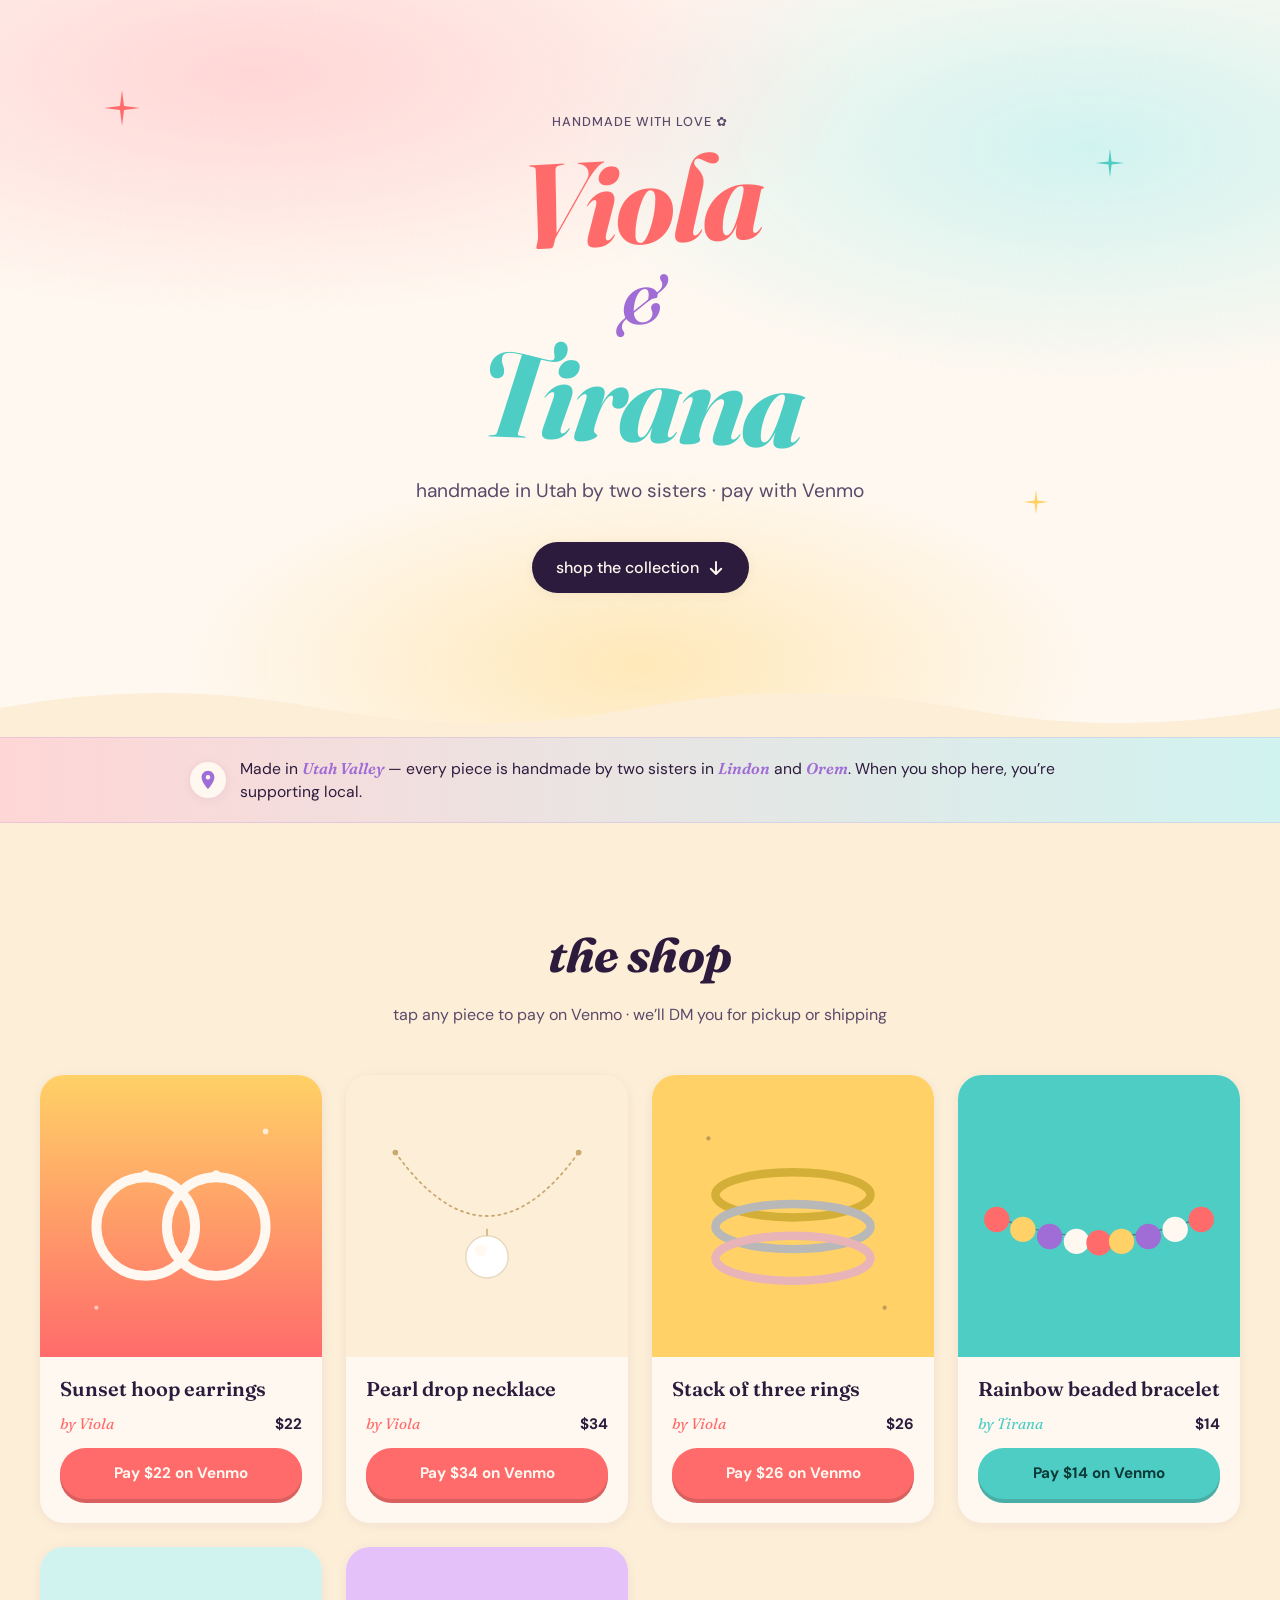
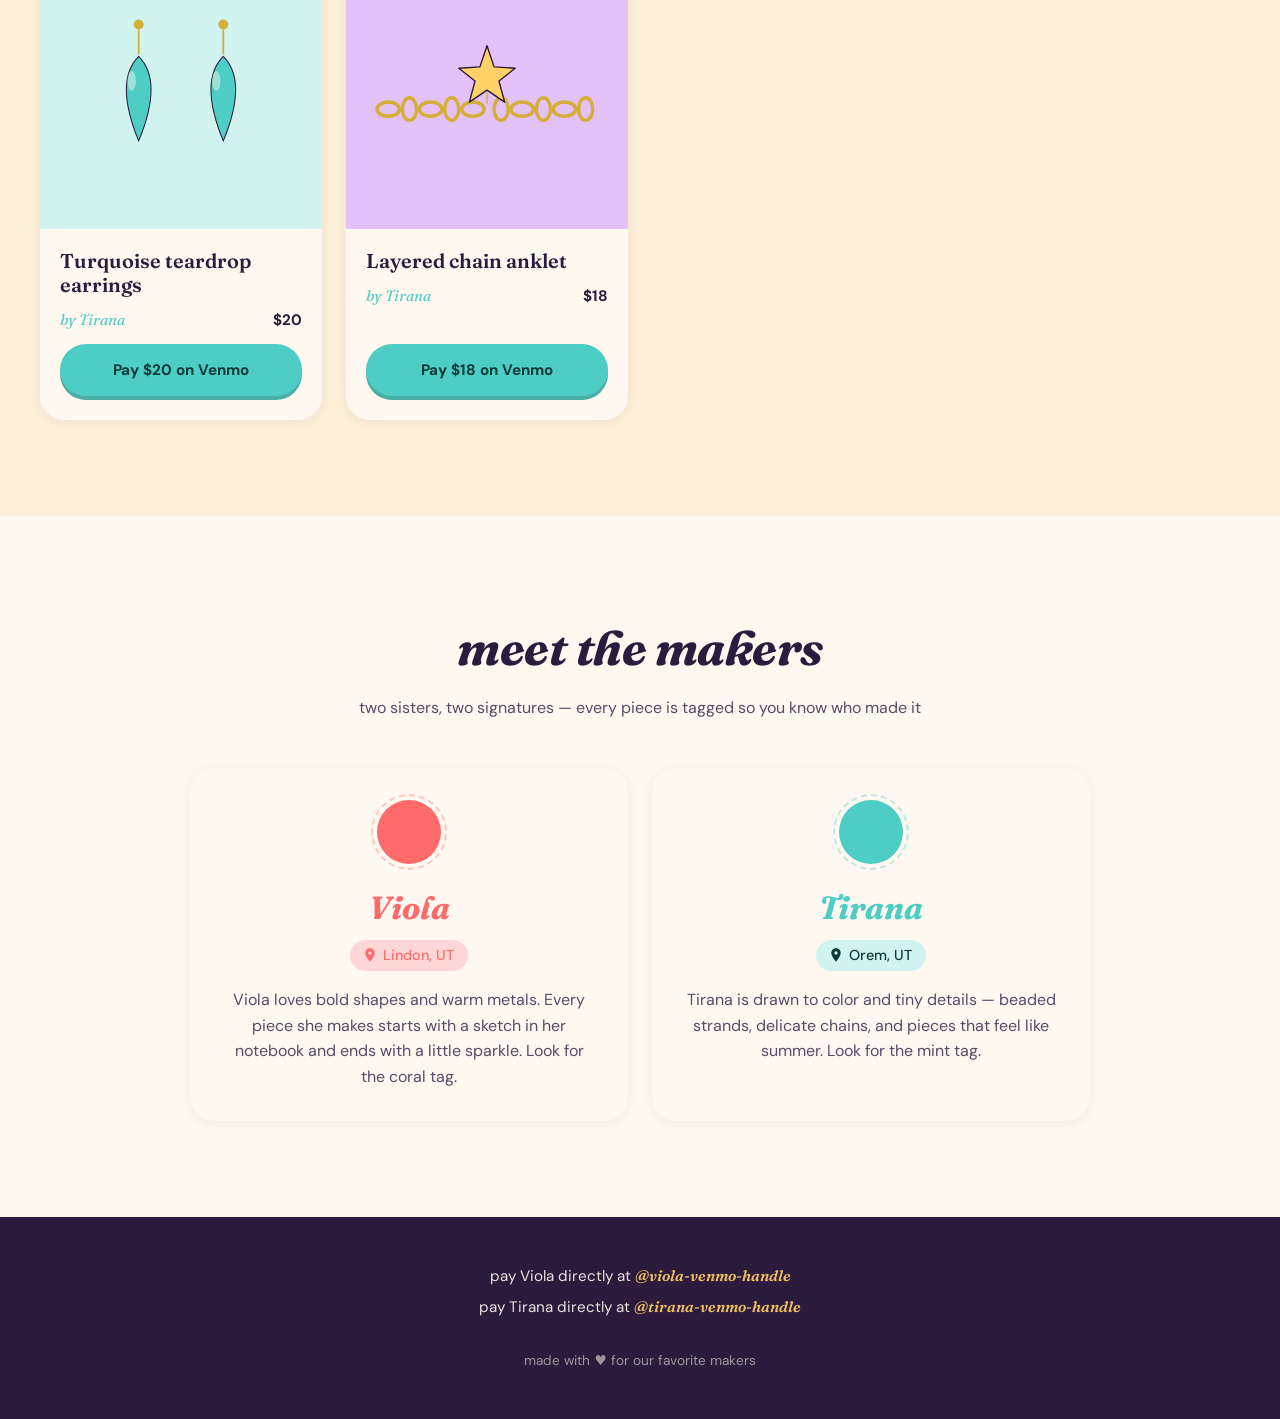
<file: index.html>
<!doctype html>
<html lang="en">
  <head>
    <meta charset="utf-8" />
    <meta name="viewport" content="width=device-width, initial-scale=1" />
    <title>Viola &amp; Tirana — handmade jewelry</title>
    <meta name="description" content="Handmade jewelry by two sisters in Lindon and Orem, Utah. Pay with Venmo." />
    <meta name="theme-color" content="#FFF8F0" />
    <link rel="icon" href="images/favicon.svg" type="image/svg+xml" />

    <meta property="og:type" content="website" />
    <meta property="og:url" content="https://sfonua10.github.io/nieces-jewelry/" />
    <meta property="og:title" content="Viola &amp; Tirana — handmade jewelry" />
    <meta property="og:description" content="Handmade jewelry by two sisters in Lindon &amp; Orem, Utah. Pay with Venmo." />
    <meta property="og:image" content="https://sfonua10.github.io/nieces-jewelry/images/og-image.png" />
    <meta property="og:image:width" content="1200" />
    <meta property="og:image:height" content="630" />
    <meta property="og:image:alt" content="Viola (Lindon, UT) and Tirana (Orem, UT) — handmade jewelry" />
    <meta name="twitter:card" content="summary_large_image" />
    <meta name="twitter:title" content="Viola &amp; Tirana — handmade jewelry" />
    <meta name="twitter:description" content="Handmade by two sisters in Lindon &amp; Orem, Utah. Pay with Venmo." />
    <meta name="twitter:image" content="https://sfonua10.github.io/nieces-jewelry/images/og-image.png" />

    <link rel="preconnect" href="https://fonts.googleapis.com" />
    <link rel="preconnect" href="https://fonts.gstatic.com" crossorigin />
    <link
      rel="stylesheet"
      href="https://fonts.googleapis.com/css2?family=DM+Sans:wght@400;500;700&family=Fraunces:ital,opsz,wght@0,9..144,500;0,9..144,700;1,9..144,600&display=swap"
    />
    <link rel="stylesheet" href="style.css" />
  </head>
  <body>
    <a class="skip-link" href="#shop">skip to shop</a>

    <header class="hero">
      <svg class="sparkle sparkle-tl" viewBox="0 0 40 40" aria-hidden="true">
        <path d="M20 2 L22 18 L38 20 L22 22 L20 38 L18 22 L2 20 L18 18 Z" fill="currentColor"/>
      </svg>
      <svg class="sparkle sparkle-tr" viewBox="0 0 40 40" aria-hidden="true">
        <path d="M20 2 L22 18 L38 20 L22 22 L20 38 L18 22 L2 20 L18 18 Z" fill="currentColor"/>
      </svg>
      <svg class="sparkle sparkle-br" viewBox="0 0 40 40" aria-hidden="true">
        <path d="M20 2 L22 18 L38 20 L22 22 L20 38 L18 22 L2 20 L18 18 Z" fill="currentColor"/>
      </svg>

      <div class="hero-inner">
        <p class="eyebrow">handmade with love ✿</p>
        <h1 class="wordmark">
          <span class="wordmark-v">Viola</span>
          <span class="wordmark-amp" aria-hidden="true">&amp;</span>
          <span class="visually-hidden">and</span>
          <span class="wordmark-t">Tirana</span>
        </h1>
        <p class="tagline">handmade in Utah by two sisters · pay with Venmo</p>
        <a class="hero-cta" href="#shop">shop the collection
          <svg viewBox="0 0 24 24" aria-hidden="true" width="18" height="18">
            <path d="M12 4v14M5 13l7 7 7-7" fill="none" stroke="currentColor" stroke-width="2.5" stroke-linecap="round" stroke-linejoin="round"/>
          </svg>
        </a>
      </div>

      <svg class="hero-wave" viewBox="0 0 1440 80" preserveAspectRatio="none" aria-hidden="true">
        <path d="M0 40 Q 180 0 360 40 T 720 40 T 1080 40 T 1440 40 V 80 H 0 Z" fill="currentColor"/>
      </svg>
    </header>

    <aside class="local-band" aria-label="Made in Utah Valley">
      <div class="local-band-inner">
        <span class="local-pin" aria-hidden="true">
          <svg viewBox="0 0 24 24" width="22" height="22">
            <path d="M12 2C8.13 2 5 5.13 5 9c0 5.25 7 13 7 13s7-7.75 7-13c0-3.87-3.13-7-7-7zm0 9.5a2.5 2.5 0 110-5 2.5 2.5 0 010 5z" fill="currentColor"/>
          </svg>
        </span>
        <p>
          Made in <strong>Utah Valley</strong> — every piece is handmade by two sisters in
          <strong>Lindon</strong> and <strong>Orem</strong>. When you shop here, you’re supporting local.
        </p>
      </div>
    </aside>

    <main>
      <section id="shop" class="section shop">
        <header class="section-head">
          <h2 class="section-title">the shop</h2>
          <p class="section-sub">tap any piece to pay on Venmo · we’ll DM you for pickup or shipping</p>
        </header>

        <div class="grid">
          <!-- Product 1 -->
          <article class="product" data-maker="viola">
            <div class="product-media">
              <img src="images/sunset-hoops.svg" alt="Sunset hoop earrings — gold hoops with a coral gradient" loading="lazy" />
            </div>
            <div class="product-body">
              <h3 class="product-name">Sunset hoop earrings</h3>
              <p class="product-byline">
                <span class="maker-tag">by Viola</span>
                <span class="product-price">$22</span>
              </p>
              <!-- TODO: replace `viola-venmo-handle` with Viola's real Venmo username (no @) -->
              <a
                class="pay-link"
                data-venmo="viola-venmo-handle"
                data-amount="22"
                data-note="Sunset hoop earrings · Viola &amp; Tirana"
                target="_blank"
                rel="noopener"
              >Pay $22 on Venmo</a>
            </div>
          </article>

          <!-- Product 2 -->
          <article class="product" data-maker="viola">
            <div class="product-media">
              <img src="images/pearl-drop-necklace.svg" alt="Pearl drop necklace on a cream background" loading="lazy" />
            </div>
            <div class="product-body">
              <h3 class="product-name">Pearl drop necklace</h3>
              <p class="product-byline">
                <span class="maker-tag">by Viola</span>
                <span class="product-price">$34</span>
              </p>
              <!-- TODO: replace `viola-venmo-handle` with Viola's real Venmo username (no @) -->
              <a
                class="pay-link"
                data-venmo="viola-venmo-handle"
                data-amount="34"
                data-note="Pearl drop necklace · Viola &amp; Tirana"
                target="_blank"
                rel="noopener"
              >Pay $34 on Venmo</a>
            </div>
          </article>

          <!-- Product 3 -->
          <article class="product" data-maker="viola">
            <div class="product-media">
              <img src="images/stack-rings.svg" alt="Stack of three rings on a sunshine yellow background" loading="lazy" />
            </div>
            <div class="product-body">
              <h3 class="product-name">Stack of three rings</h3>
              <p class="product-byline">
                <span class="maker-tag">by Viola</span>
                <span class="product-price">$26</span>
              </p>
              <!-- TODO: replace `viola-venmo-handle` with Viola's real Venmo username (no @) -->
              <a
                class="pay-link"
                data-venmo="viola-venmo-handle"
                data-amount="26"
                data-note="Stack of three rings · Viola &amp; Tirana"
                target="_blank"
                rel="noopener"
              >Pay $26 on Venmo</a>
            </div>
          </article>

          <!-- Product 4 -->
          <article class="product" data-maker="tirana">
            <div class="product-media">
              <img src="images/rainbow-bracelet.svg" alt="Beaded rainbow friendship bracelet" loading="lazy" />
            </div>
            <div class="product-body">
              <h3 class="product-name">Rainbow beaded bracelet</h3>
              <p class="product-byline">
                <span class="maker-tag">by Tirana</span>
                <span class="product-price">$14</span>
              </p>
              <!-- TODO: replace `tirana-venmo-handle` with Tirana's real Venmo username (no @) -->
              <a
                class="pay-link"
                data-venmo="tirana-venmo-handle"
                data-amount="14"
                data-note="Rainbow beaded bracelet · Viola &amp; Tirana"
                target="_blank"
                rel="noopener"
              >Pay $14 on Venmo</a>
            </div>
          </article>

          <!-- Product 5 -->
          <article class="product" data-maker="tirana">
            <div class="product-media">
              <img src="images/turquoise-earrings.svg" alt="Turquoise teardrop earrings" loading="lazy" />
            </div>
            <div class="product-body">
              <h3 class="product-name">Turquoise teardrop earrings</h3>
              <p class="product-byline">
                <span class="maker-tag">by Tirana</span>
                <span class="product-price">$20</span>
              </p>
              <!-- TODO: replace `tirana-venmo-handle` with Tirana's real Venmo username (no @) -->
              <a
                class="pay-link"
                data-venmo="tirana-venmo-handle"
                data-amount="20"
                data-note="Turquoise teardrop earrings · Viola &amp; Tirana"
                target="_blank"
                rel="noopener"
              >Pay $20 on Venmo</a>
            </div>
          </article>

          <!-- Product 6 -->
          <article class="product" data-maker="tirana">
            <div class="product-media">
              <img src="images/chain-anklet.svg" alt="Delicate layered chain anklet" loading="lazy" />
            </div>
            <div class="product-body">
              <h3 class="product-name">Layered chain anklet</h3>
              <p class="product-byline">
                <span class="maker-tag">by Tirana</span>
                <span class="product-price">$18</span>
              </p>
              <!-- TODO: replace `tirana-venmo-handle` with Tirana's real Venmo username (no @) -->
              <a
                class="pay-link"
                data-venmo="tirana-venmo-handle"
                data-amount="18"
                data-note="Layered chain anklet · Viola &amp; Tirana"
                target="_blank"
                rel="noopener"
              >Pay $18 on Venmo</a>
            </div>
          </article>
        </div>
      </section>

      <section id="makers" class="section makers">
        <header class="section-head">
          <h2 class="section-title">meet the makers</h2>
          <p class="section-sub">two sisters, two signatures — every piece is tagged so you know who made it</p>
        </header>

        <div class="makers-grid">
          <article class="maker-card" data-maker="viola">
            <div class="maker-swatch" aria-hidden="true"></div>
            <h3 class="maker-name">Viola</h3>
            <p class="maker-location">
              <svg viewBox="0 0 24 24" width="16" height="16" aria-hidden="true">
                <path d="M12 2C8.13 2 5 5.13 5 9c0 5.25 7 13 7 13s7-7.75 7-13c0-3.87-3.13-7-7-7zm0 9.5a2.5 2.5 0 110-5 2.5 2.5 0 010 5z" fill="currentColor"/>
              </svg>
              Lindon, UT
            </p>
            <!-- TODO: replace with a real blurb about Viola -->
            <p class="maker-blurb">
              Viola loves bold shapes and warm metals. Every piece she makes starts with a sketch in her notebook and ends with a little
              sparkle. Look for the coral tag.
            </p>
          </article>

          <article class="maker-card" data-maker="tirana">
            <div class="maker-swatch" aria-hidden="true"></div>
            <h3 class="maker-name">Tirana</h3>
            <p class="maker-location">
              <svg viewBox="0 0 24 24" width="16" height="16" aria-hidden="true">
                <path d="M12 2C8.13 2 5 5.13 5 9c0 5.25 7 13 7 13s7-7.75 7-13c0-3.87-3.13-7-7-7zm0 9.5a2.5 2.5 0 110-5 2.5 2.5 0 010 5z" fill="currentColor"/>
              </svg>
              Orem, UT
            </p>
            <!-- TODO: replace with a real blurb about Tirana -->
            <p class="maker-blurb">
              Tirana is drawn to color and tiny details — beaded strands, delicate chains, and pieces that feel like summer. Look for the
              mint tag.
            </p>
          </article>
        </div>
      </section>
    </main>

    <footer class="site-footer">
      <div class="footer-inner">
        <p class="footer-line">
          pay Viola directly at
          <!-- TODO: replace with Viola's real Venmo username -->
          <strong>@viola-venmo-handle</strong>
        </p>
        <p class="footer-line">
          pay Tirana directly at
          <!-- TODO: replace with Tirana's real Venmo username -->
          <strong>@tirana-venmo-handle</strong>
        </p>
        <p class="footer-credit">made with ♥ for our favorite makers</p>
      </div>
    </footer>

    <script src="main.js" defer></script>
  </body>
</html>
</file>
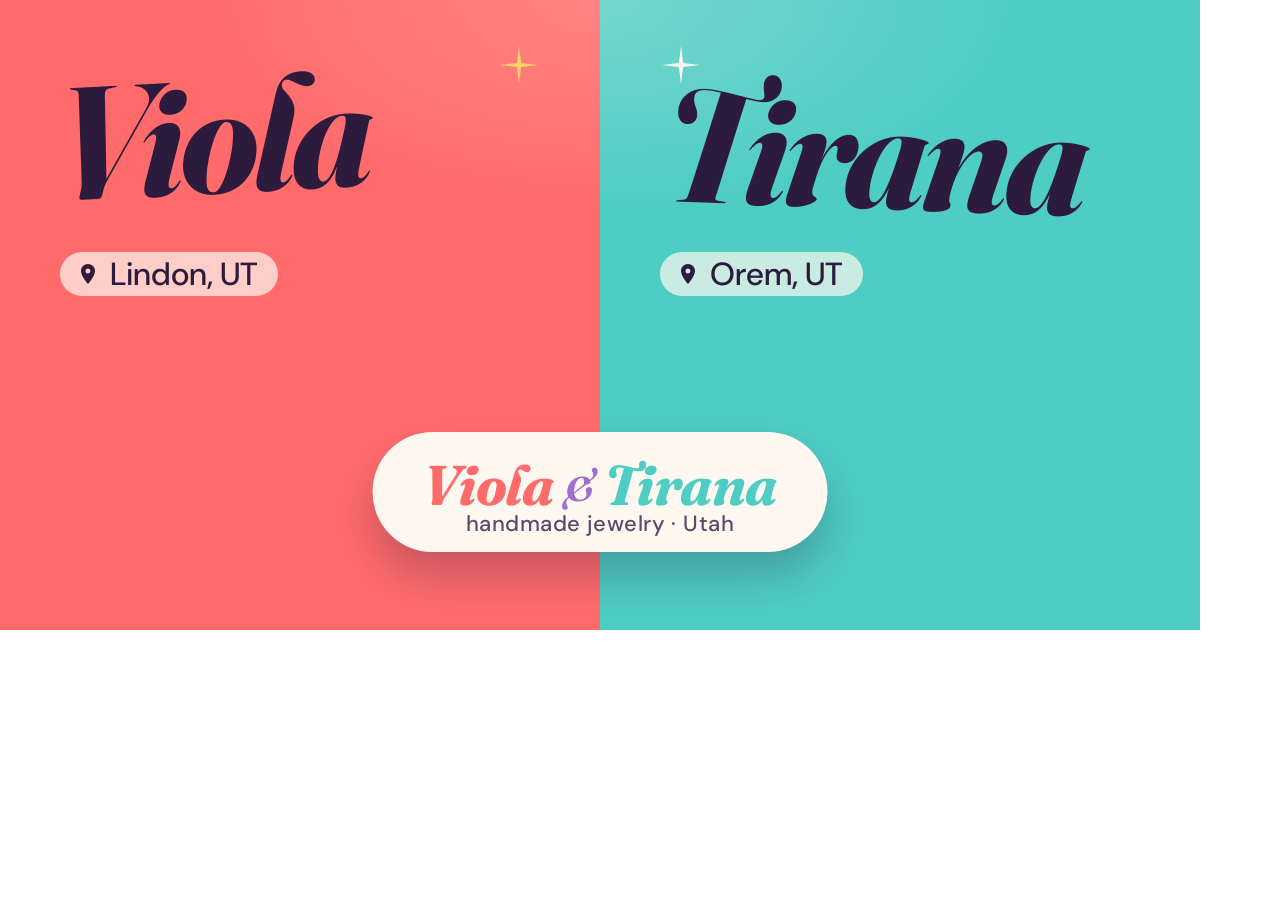
<file: og-source/og.html>
<!doctype html>
<html>
  <head>
    <meta charset="utf-8" />
    <title>og</title>
    <link rel="preconnect" href="https://fonts.googleapis.com" />
    <link rel="preconnect" href="https://fonts.gstatic.com" crossorigin />
    <link
      rel="stylesheet"
      href="https://fonts.googleapis.com/css2?family=DM+Sans:wght@500;700&family=Fraunces:ital,opsz,wght@1,9..144,600;1,9..144,700&display=swap"
    />
    <style>
      * { box-sizing: border-box; }
      html, body {
        margin: 0;
        padding: 0;
        overflow: hidden;
      }
      body {
        width: 1200px;
        height: 630px;
        font-family: "DM Sans", -apple-system, system-ui, sans-serif;
        -webkit-font-smoothing: antialiased;
        line-height: 0;
      }
      .og {
        position: absolute;
        top: 0;
        left: 0;
        width: 1200px;
        height: 630px;
        display: flex;
        overflow: hidden;
      }
      .og-half {
        width: 600px;
        height: 630px;
        flex: 0 0 600px;
        padding: 72px 60px 0;
        position: relative;
      }
      .og-half.viola {
        background:
          radial-gradient(600px 300px at 100% 0%, rgba(255, 248, 240, 0.18), transparent 70%),
          #ff6b6b;
      }
      .og-half.tirana {
        background:
          radial-gradient(600px 300px at 0% 0%, rgba(255, 248, 240, 0.22), transparent 70%),
          #4ecdc4;
      }

      .og-name {
        font-family: "Fraunces", Georgia, serif;
        font-style: italic;
        font-weight: 700;
        font-size: 160px;
        line-height: 0.9;
        letter-spacing: -0.03em;
        color: #2d1b3d;
      }
      .og-half.viola .og-name { transform: rotate(-3deg); transform-origin: left bottom; }
      .og-half.tirana .og-name { transform: rotate(2deg); transform-origin: left bottom; }

      .og-city {
        display: inline-flex;
        align-items: center;
        gap: 10px;
        margin-top: 36px;
        font-weight: 500;
        font-size: 32px;
        color: #2d1b3d;
        background: rgba(255, 248, 240, 0.7);
        padding: 10px 20px 10px 16px;
        border-radius: 999px;
        backdrop-filter: blur(3px);
      }
      .og-city svg { display: block; }

      .og-sparkle {
        position: absolute;
        color: #ffd166;
      }
      .og-sparkle-tl { top: 44px; right: 60px; width: 42px; height: 42px; }
      .og-sparkle-tr { top: 44px; left: 60px; width: 42px; height: 42px; color: #fff8f0; }

      .og-center {
        position: absolute;
        bottom: 78px;
        left: 50%;
        transform: translateX(-50%);
        background: #fff8f0;
        padding: 22px 50px 28px;
        border-radius: 999px;
        text-align: center;
        box-shadow: 0 24px 40px rgba(45, 27, 61, 0.25);
        white-space: nowrap;
      }
      .og-wordmark {
        font-family: "Fraunces", Georgia, serif;
        font-style: italic;
        font-weight: 700;
        font-size: 56px;
        line-height: 1.1;
        letter-spacing: -0.015em;
      }
      .og-wordmark .v { color: #ff6b6b; }
      .og-wordmark .amp { color: #a06cd5; padding: 0 10px; font-weight: 600; font-size: 44px; vertical-align: 4px; }
      .og-wordmark .t { color: #4ecdc4; }
      .og-subtitle {
        margin-top: 8px;
        font-family: "DM Sans", sans-serif;
        font-size: 22px;
        font-weight: 500;
        color: #5a4a6a;
        letter-spacing: 0.02em;
      }
    </style>
  </head>
  <body>
    <div class="og">
      <div class="og-half viola">
        <svg class="og-sparkle og-sparkle-tl" viewBox="0 0 40 40" aria-hidden="true">
          <path d="M20 2 L22 18 L38 20 L22 22 L20 38 L18 22 L2 20 L18 18 Z" fill="currentColor"/>
        </svg>
        <div class="og-name">Viola</div>
        <div class="og-city">
          <svg viewBox="0 0 24 24" width="24" height="24" aria-hidden="true">
            <path d="M12 2C8.13 2 5 5.13 5 9c0 5.25 7 13 7 13s7-7.75 7-13c0-3.87-3.13-7-7-7zm0 9.5a2.5 2.5 0 110-5 2.5 2.5 0 010 5z" fill="currentColor"/>
          </svg>
          Lindon, UT
        </div>
      </div>
      <div class="og-half tirana">
        <svg class="og-sparkle og-sparkle-tr" viewBox="0 0 40 40" aria-hidden="true">
          <path d="M20 2 L22 18 L38 20 L22 22 L20 38 L18 22 L2 20 L18 18 Z" fill="currentColor"/>
        </svg>
        <div class="og-name">Tirana</div>
        <div class="og-city">
          <svg viewBox="0 0 24 24" width="24" height="24" aria-hidden="true">
            <path d="M12 2C8.13 2 5 5.13 5 9c0 5.25 7 13 7 13s7-7.75 7-13c0-3.87-3.13-7-7-7zm0 9.5a2.5 2.5 0 110-5 2.5 2.5 0 010 5z" fill="currentColor"/>
          </svg>
          Orem, UT
        </div>
      </div>
      <div class="og-center">
        <div class="og-wordmark">
          <span class="v">Viola</span><span class="amp">&amp;</span><span class="t">Tirana</span>
        </div>
        <div class="og-subtitle">handmade jewelry · Utah</div>
      </div>
    </div>
  </body>
</html>
</file>
<file: style.css>
/* ---------- design tokens ---------- */
:root {
  --cream: #fff8f0;
  --cream-soft: #fdeed8;
  --ink: #2d1b3d;
  --ink-soft: #5a4a6a;
  --coral: #ff6b6b;
  --coral-soft: #ffd6d6;
  --mint: #4ecdc4;
  --mint-soft: #d1f3f0;
  --sun: #ffd166;
  --plum: #a06cd5;

  --font-display: "Fraunces", Georgia, "Times New Roman", serif;
  --font-body: "DM Sans", system-ui, -apple-system, "Segoe UI", Helvetica, Arial, sans-serif;

  --radius-sm: 0.75rem;
  --radius: 1.5rem;
  --radius-lg: 2rem;

  --shadow-soft: 0 2px 12px rgba(45, 27, 61, 0.06);
  --shadow-lift: 0 20px 40px -16px rgba(45, 27, 61, 0.2);
}

/* ---------- reset-ish ---------- */
*, *::before, *::after { box-sizing: border-box; }
html { scroll-behavior: smooth; }
body, h1, h2, h3, p { margin: 0; }
img, svg { display: block; max-width: 100%; }
a { color: inherit; }

body {
  font-family: var(--font-body);
  color: var(--ink);
  background: var(--cream);
  line-height: 1.5;
  -webkit-font-smoothing: antialiased;
  text-rendering: optimizeLegibility;
}

.visually-hidden {
  position: absolute;
  width: 1px; height: 1px;
  padding: 0; margin: -1px;
  overflow: hidden;
  clip: rect(0 0 0 0);
  white-space: nowrap;
  border: 0;
}

.skip-link {
  position: absolute;
  left: -999px;
  top: 0;
  background: var(--ink);
  color: var(--cream);
  padding: 0.5rem 1rem;
  border-radius: var(--radius-sm);
  z-index: 10;
}
.skip-link:focus { left: 1rem; top: 1rem; }

/* ---------- hero ---------- */
.hero {
  position: relative;
  padding: clamp(3rem, 10vw, 7rem) 1.5rem clamp(5rem, 12vw, 9rem);
  text-align: center;
  overflow: hidden;
  background:
    radial-gradient(1000px 400px at 20% 10%, var(--coral-soft) 0%, transparent 60%),
    radial-gradient(900px 400px at 85% 20%, var(--mint-soft) 0%, transparent 60%),
    radial-gradient(700px 300px at 50% 90%, rgba(255, 209, 102, 0.4) 0%, transparent 65%),
    var(--cream);
}

.hero-inner {
  max-width: 900px;
  margin: 0 auto;
  position: relative;
  z-index: 1;
}

.eyebrow {
  font-family: var(--font-body);
  font-weight: 500;
  letter-spacing: 0.08em;
  text-transform: uppercase;
  font-size: 0.8rem;
  color: var(--ink-soft);
  margin-bottom: 1rem;
}

.wordmark {
  font-family: var(--font-display);
  font-weight: 700;
  font-size: clamp(3.5rem, 12vw, 7.5rem);
  line-height: 0.9;
  letter-spacing: -0.02em;
  display: flex;
  flex-direction: column;
  align-items: center;
  gap: 0.1em;
}

.wordmark-v {
  color: var(--coral);
  font-style: italic;
  transform: rotate(-3deg);
  transform-origin: center;
}

.wordmark-amp {
  font-style: italic;
  color: var(--plum);
  font-size: 0.55em;
  line-height: 1;
  font-weight: 600;
}

.wordmark-t {
  color: var(--mint);
  font-style: italic;
  transform: rotate(2deg);
  transform-origin: center;
}

.tagline {
  margin-top: 1.5rem;
  font-size: clamp(1rem, 2vw, 1.2rem);
  color: var(--ink-soft);
}

.hero-cta {
  display: inline-flex;
  align-items: center;
  gap: 0.5rem;
  margin-top: 2.25rem;
  padding: 0.85rem 1.5rem;
  background: var(--ink);
  color: var(--cream);
  text-decoration: none;
  border-radius: 999px;
  font-weight: 500;
  font-size: 1rem;
  transition: transform 0.15s ease, box-shadow 0.15s ease;
  box-shadow: var(--shadow-soft);
}
.hero-cta:hover {
  transform: translateY(-2px);
  box-shadow: var(--shadow-lift);
}
.hero-cta:active { transform: translateY(0); }

/* hero decorations */
.sparkle {
  position: absolute;
  width: 2.5rem;
  height: 2.5rem;
  color: var(--sun);
  animation: twinkle 3s ease-in-out infinite;
}
.sparkle-tl { top: 12%; left: 8%; color: var(--coral); animation-delay: 0s; }
.sparkle-tr { top: 20%; right: 12%; color: var(--mint); animation-delay: 1s; width: 2rem; height: 2rem; }
.sparkle-br { bottom: 30%; right: 18%; color: var(--sun); animation-delay: 2s; width: 1.75rem; height: 1.75rem; }

@keyframes twinkle {
  0%, 100% { transform: scale(1) rotate(0deg); opacity: 0.7; }
  50% { transform: scale(1.2) rotate(20deg); opacity: 1; }
}

.hero-wave {
  position: absolute;
  left: 0;
  bottom: -1px;
  width: 100%;
  height: 60px;
  color: var(--cream-soft);
}

/* ---------- local Utah band ---------- */
.local-band {
  background: linear-gradient(90deg, var(--coral-soft), var(--mint-soft));
  padding: 1.15rem 1.5rem;
  border-top: 1px solid rgba(160, 108, 213, 0.18);
  border-bottom: 1px solid rgba(160, 108, 213, 0.18);
}

.local-band-inner {
  max-width: 900px;
  margin: 0 auto;
  display: flex;
  align-items: center;
  gap: 0.9rem;
}

.local-pin {
  flex: 0 0 auto;
  display: inline-flex;
  align-items: center;
  justify-content: center;
  width: 2.25rem;
  height: 2.25rem;
  background: var(--cream);
  color: var(--plum);
  border-radius: 50%;
  box-shadow: var(--shadow-soft);
}

.local-band p {
  color: var(--ink);
  font-size: 0.98rem;
  line-height: 1.5;
  margin: 0;
}

.local-band strong {
  font-family: var(--font-display);
  font-style: italic;
  font-weight: 600;
  color: var(--plum);
}

@media (max-width: 500px) {
  .local-band p { font-size: 0.92rem; line-height: 1.45; }
  .local-pin { width: 2rem; height: 2rem; }
}

/* ---------- sections ---------- */
.section {
  padding: clamp(3.5rem, 8vw, 6rem) 1.5rem;
  max-width: 1200px;
  margin: 0 auto;
}

.section-head {
  text-align: center;
  max-width: 600px;
  margin: 0 auto 3rem;
}

.section-title {
  font-family: var(--font-display);
  font-weight: 700;
  font-size: clamp(2rem, 5vw, 3rem);
  font-style: italic;
  letter-spacing: -0.01em;
  margin-bottom: 0.75rem;
}

.section-sub {
  color: var(--ink-soft);
  font-size: 1rem;
}

.shop {
  background: var(--cream-soft);
  max-width: none;
}
.shop > .section-head, .shop > .grid {
  max-width: 1200px;
  margin-left: auto;
  margin-right: auto;
}

/* ---------- product grid ---------- */
.grid {
  display: grid;
  grid-template-columns: repeat(auto-fill, minmax(260px, 1fr));
  gap: 1.5rem;
}

.product {
  background: var(--cream);
  border-radius: var(--radius);
  overflow: hidden;
  display: flex;
  flex-direction: column;
  transition: transform 0.2s ease, box-shadow 0.2s ease;
  box-shadow: var(--shadow-soft);
  position: relative;
}

.product:hover {
  transform: translateY(-4px);
}

.product[data-maker="viola"]:hover { box-shadow: 0 20px 40px -16px rgba(255, 107, 107, 0.45); }
.product[data-maker="tirana"]:hover { box-shadow: 0 20px 40px -16px rgba(78, 205, 196, 0.45); }

.product-media {
  aspect-ratio: 1 / 1;
  overflow: hidden;
  background: var(--cream-soft);
}

.product-media img {
  width: 100%;
  height: 100%;
  object-fit: cover;
  transition: transform 0.4s ease;
}

.product:hover .product-media img { transform: scale(1.04); }

.product-body {
  padding: 1.25rem 1.25rem 1.5rem;
  display: flex;
  flex-direction: column;
  gap: 0.75rem;
  flex: 1;
}

.product-name {
  font-family: var(--font-display);
  font-weight: 600;
  font-size: 1.25rem;
  line-height: 1.2;
}

.product-byline {
  display: flex;
  align-items: center;
  justify-content: space-between;
  font-size: 0.95rem;
  color: var(--ink-soft);
}

.maker-tag {
  font-style: italic;
  font-family: var(--font-display);
}

.product[data-maker="viola"] .maker-tag { color: var(--coral); }
.product[data-maker="tirana"] .maker-tag { color: var(--mint); }

.product-price {
  font-weight: 700;
  color: var(--ink);
}

.pay-link {
  display: inline-flex;
  align-items: center;
  justify-content: center;
  padding: 0.9rem 1rem;
  border-radius: 999px;
  text-decoration: none;
  font-weight: 700;
  font-size: 0.95rem;
  color: var(--cream);
  text-align: center;
  transition: transform 0.15s ease, box-shadow 0.15s ease, filter 0.15s ease;
  margin-top: auto;
  min-height: 44px;
}

.product[data-maker="viola"] .pay-link {
  background: var(--coral);
  box-shadow: 0 4px 0 rgba(214, 80, 80, 0.9);
}
.product[data-maker="tirana"] .pay-link {
  background: var(--mint);
  box-shadow: 0 4px 0 rgba(56, 167, 159, 0.9);
  color: #0b3a38;
}

.pay-link:hover { transform: translateY(-1px); filter: saturate(1.1); }
.pay-link:active { transform: translateY(2px); box-shadow: 0 2px 0 rgba(0,0,0,0.25); }

/* ---------- makers section ---------- */
.makers-grid {
  display: grid;
  gap: 1.5rem;
  grid-template-columns: repeat(auto-fit, minmax(280px, 1fr));
  max-width: 900px;
  margin: 0 auto;
}

.maker-card {
  background: var(--cream);
  border-radius: var(--radius);
  padding: 2rem;
  text-align: center;
  box-shadow: var(--shadow-soft);
  position: relative;
}

.maker-swatch {
  width: 4rem;
  height: 4rem;
  border-radius: 50%;
  margin: 0 auto 1.25rem;
  position: relative;
}

.maker-card[data-maker="viola"] .maker-swatch { background: var(--coral); }
.maker-card[data-maker="tirana"] .maker-swatch { background: var(--mint); }

.maker-swatch::after {
  content: "";
  position: absolute;
  inset: -6px;
  border-radius: 50%;
  border: 2px dashed currentColor;
  opacity: 0.35;
}

.maker-card[data-maker="viola"] .maker-swatch::after { color: var(--coral); }
.maker-card[data-maker="tirana"] .maker-swatch::after { color: var(--mint); }

.maker-name {
  font-family: var(--font-display);
  font-style: italic;
  font-weight: 700;
  font-size: 2rem;
  margin-bottom: 0.5rem;
}

.maker-card[data-maker="viola"] .maker-name { color: var(--coral); }
.maker-card[data-maker="tirana"] .maker-name { color: var(--mint); }

.maker-location {
  display: inline-flex;
  align-items: center;
  gap: 0.35rem;
  font-size: 0.9rem;
  font-weight: 500;
  font-family: var(--font-body);
  padding: 0.3rem 0.85rem 0.3rem 0.7rem;
  border-radius: 999px;
  margin: 0 auto 1rem;
}

.maker-card[data-maker="viola"] .maker-location {
  color: var(--coral);
  background: var(--coral-soft);
}
.maker-card[data-maker="tirana"] .maker-location {
  color: #0b3a38;
  background: var(--mint-soft);
}

.maker-location svg { color: currentColor; flex: 0 0 auto; }

.maker-blurb {
  color: var(--ink-soft);
  line-height: 1.6;
}

/* ---------- footer ---------- */
.site-footer {
  background: var(--ink);
  color: var(--cream);
  padding: 3rem 1.5rem;
  text-align: center;
}

.footer-inner {
  max-width: 600px;
  margin: 0 auto;
  display: flex;
  flex-direction: column;
  gap: 0.5rem;
}

.footer-line {
  font-size: 0.95rem;
  opacity: 0.9;
}
.footer-line strong {
  color: var(--sun);
  font-family: var(--font-display);
  font-style: italic;
  font-weight: 600;
}

.footer-credit {
  margin-top: 1.5rem;
  font-size: 0.85rem;
  opacity: 0.55;
}

/* ---------- sold-out (optional, future use) ---------- */
.product.sold-out .pay-link {
  background: var(--ink-soft) !important;
  color: var(--cream) !important;
  pointer-events: none;
  box-shadow: none !important;
}
.product.sold-out .pay-link::before { content: "sold out — "; }

/* ---------- reduced motion ---------- */
@media (prefers-reduced-motion: reduce) {
  *, *::before, *::after {
    animation-duration: 0.001ms !important;
    transition-duration: 0.001ms !important;
  }
  html { scroll-behavior: auto; }
}
</file>
